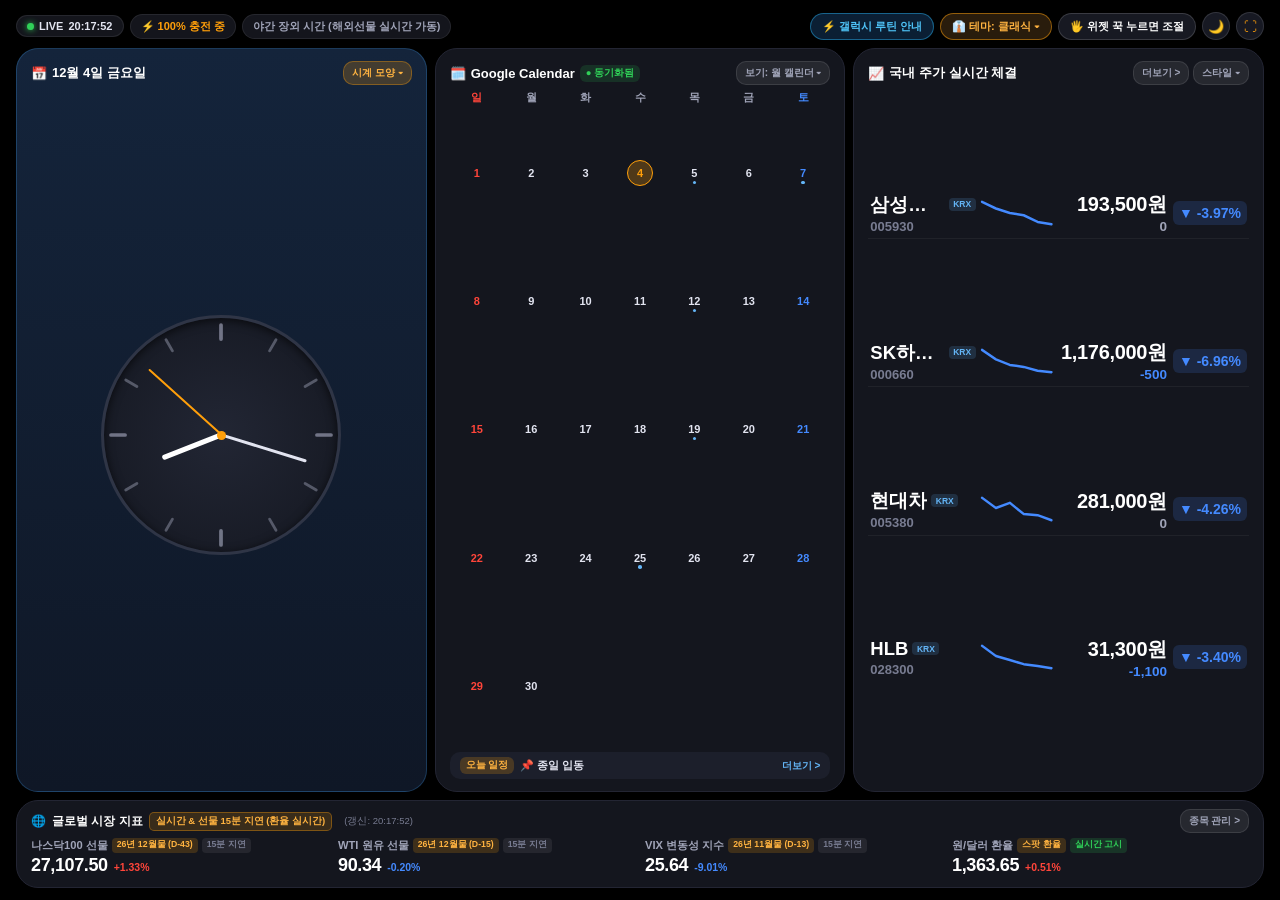
<file: index.html>
<!DOCTYPE html>
<html lang="ko">
<head>
  <meta charset="UTF-8">
  <meta name="viewport" content="width=device-width, initial-scale=1.0, maximum-scale=1.0, user-scalable=no">
  <title>Galaxy Stock StandBy - One UI 9 & 실시간 주가/거래소</title>
  <link rel="manifest" href="manifest.json">
  <meta name="mobile-web-app-capable" content="yes">
  <meta name="apple-mobile-web-app-capable" content="yes">
  <meta name="apple-mobile-web-app-status-bar-style" content="black-translucent">
  
  <!-- Threads & SNS 링크 미리보기 (Open Graph) 메타태그 -->
  <meta property="og:title" content="Galaxy Stock StandBy - 충전할 때 켜지는 주가 & 스마트 시계">
  <meta property="og:description" content="앱 설치 없이 바로 체험해보세요! 실시간 국내 주가(KRX & 대체거래소 NXT), 해외선물 지수, 구글 캘린더 연동 스탠바이 대기화면">
  <meta property="og:image" content="icon.jpg">
  <meta property="og:type" content="website">
  <meta name="twitter:card" content="summary_large_image">
  
  <link rel="stylesheet" href="styles.css">
</head>
<body class="ratio-device" oncontextmenu="return false;" onselectstart="return false;" ondragstart="return false;">
  <!-- 모바일 세로 모드 진입 시 가로 회전 유도 오버레이 -->
  <div id="portrait-rotate-guide">
    <div class="rotate-icon-anim">📱</div>
    <div class="rotate-title">스마트폰을 가로로 돌려주세요!</div>
    <div class="rotate-desc">
      충전 거치대 스탠바이 화면을 실제처럼 보려면<br>
      스마트폰의 <strong>[자동 회전]</strong>을 켜고 가로로 돌려보세요.
    </div>
    <button class="btn-dismiss-rotate" onclick="document.getElementById('portrait-rotate-guide').style.display='none'">
      세로로 계속 보기 ➔
    </button>
  </div>

  <div id="device-wrapper">
    <div id="standby-container">
      
      <!-- 상단 One UI 9.0 스타일 상태 & 툴바 -->
      <header class="top-bar">
        <div class="top-left-status">
          <span class="oneui-badge live">
            <span class="live-dot"></span>
            LIVE <span id="last-sync-time">12:24:46</span>
          </span>
          <span class="oneui-badge charge" id="battery-status-badge">⚡ 71% 배터리</span>
          <span id="market-session-badge" class="oneui-badge market-status">
            주말 휴장 (대체거래소/KRX 휴장)
          </span>
        </div>

        <div class="top-right-tools">
          <button id="routine-guide-btn" class="oneui-pill-btn blue">
            ⚡ 갤럭시 루틴 안내
          </button>
          <button id="theme-preset-btn" class="oneui-pill-btn amber">
            👔 테마: 클래식 ▾
          </button>
          <button id="toggle-edit-mode-btn" class="oneui-pill-btn edit-btn">
            🖐️ 위젯 꾹 누르면 조절
          </button>
          <button id="night-btn" class="oneui-icon-btn" title="야간 모드">
            🌙
          </button>
          <button id="fullscreen-btn" class="oneui-icon-btn" title="전체화면">
            ⛶
          </button>
        </div>
      </header>

      <!-- 편집 모드 퀵 액션 바 (APK EditQuickActionsBar 100% 동일) -->
      <div id="edit-mode-quick-bar" class="edit-quick-bar hidden">
        <span class="quick-tip">💡 분할선을 드래그하여 위젯의 가로폭과 하단 바 높이를 자유롭게 조절하세요. (글자/차트 크기는 자동 조절됩니다)</span>
        <div class="quick-actions">
          <button id="btn-swap-lr" class="oneui-pill-btn small">좌우 반전 ⇄</button>
          <button id="btn-reset-layout" class="oneui-pill-btn small">↺ 초기화</button>
          <button id="btn-edit-done" class="oneui-pill-btn small done">✓ 조절 완료</button>
        </div>
      </div>

      <!-- 메인 3컬럼 클래식 카드 레이아웃 -->
      <main id="main-content-area" class="main-content-layout">
        
        <!-- 상단 3개 카드 영역: [시계] | 분할선1 | [구글 캘린더] | 분할선2 | [국내 주가] -->
        <section id="upper-cards-zone" class="upper-cards-row">
          
          <!-- 1. 좌측 시계 카드 -->
          <div id="card-clock" class="standby-card card-clock">
            <div class="card-header">
              <div class="card-header-left">
                <span class="card-icon" id="clock-cal-icon">📅</span>
                <span class="card-title-text" id="clock-date-header">11월 7일 토요일</span>
              </div>
              <button class="card-chip-btn clock-amber-chip" id="clock-style-toggle">시계 모양 ▾</button>
            </div>

            <!-- 시계 페이스 컨테이너 -->
            <div class="card-body clock-body-centered" id="classic-clock-body">
              <!-- 1) 볼드 디지털 -->
              <div id="clock-view-digital" class="clock-face-wrap hidden">
                <div class="digital-clock-time" id="digital-clock-box">
                  <span id="h-dyn">12</span><span class="colon">:</span><span id="m-dyn">24</span><span class="seconds" id="s-dyn">46</span>
                </div>
              </div>

              <!-- 2) 스택형 수직 2단 시계 -->
              <div id="clock-view-stacked" class="clock-face-wrap hidden">
                <div class="stacked-digits" id="stacked-clock-box">
                  <div class="stacked-hours" id="st-h-dyn">12</div>
                  <div class="stacked-mins" id="st-m-dyn">24</div>
                </div>
              </div>

              <!-- 3) 클래식 크로노 아날로그 시계 (기본 표시 - APK MinimalAnalogClock 12눈금 완벽 구현) -->
              <div id="clock-view-analog" class="clock-face-wrap">
                <div class="analog-dial-box">
                  <div class="analog-dial" id="analog-dial-el">
                    <svg class="analog-ticks-svg" viewBox="0 0 100 100">
                      <line x1="50" y1="3" x2="50" y2="9" stroke="rgba(160,164,184,0.65)" stroke-width="1.6" stroke-linecap="round"/>
                      <line x1="50" y1="3" x2="50" y2="8.5" stroke="rgba(160,164,184,0.45)" stroke-width="1.2" stroke-linecap="round" transform="rotate(30 50 50)"/>
                      <line x1="50" y1="3" x2="50" y2="8.5" stroke="rgba(160,164,184,0.45)" stroke-width="1.2" stroke-linecap="round" transform="rotate(60 50 50)"/>
                      <line x1="50" y1="3" x2="50" y2="9" stroke="rgba(160,164,184,0.65)" stroke-width="1.6" stroke-linecap="round" transform="rotate(90 50 50)"/>
                      <line x1="50" y1="3" x2="50" y2="8.5" stroke="rgba(160,164,184,0.45)" stroke-width="1.2" stroke-linecap="round" transform="rotate(120 50 50)"/>
                      <line x1="50" y1="3" x2="50" y2="8.5" stroke="rgba(160,164,184,0.45)" stroke-width="1.2" stroke-linecap="round" transform="rotate(150 50 50)"/>
                      <line x1="50" y1="3" x2="50" y2="9" stroke="rgba(160,164,184,0.65)" stroke-width="1.6" stroke-linecap="round" transform="rotate(180 50 50)"/>
                      <line x1="50" y1="3" x2="50" y2="8.5" stroke="rgba(160,164,184,0.45)" stroke-width="1.2" stroke-linecap="round" transform="rotate(210 50 50)"/>
                      <line x1="50" y1="3" x2="50" y2="8.5" stroke="rgba(160,164,184,0.45)" stroke-width="1.2" stroke-linecap="round" transform="rotate(240 50 50)"/>
                      <line x1="50" y1="3" x2="50" y2="9" stroke="rgba(160,164,184,0.65)" stroke-width="1.6" stroke-linecap="round" transform="rotate(270 50 50)"/>
                      <line x1="50" y1="3" x2="50" y2="8.5" stroke="rgba(160,164,184,0.45)" stroke-width="1.2" stroke-linecap="round" transform="rotate(300 50 50)"/>
                      <line x1="50" y1="3" x2="50" y2="8.5" stroke="rgba(160,164,184,0.45)" stroke-width="1.2" stroke-linecap="round" transform="rotate(330 50 50)"/>
                    </svg>
                    <div class="dial-hand hand-h" id="a-h-dyn"></div>
                    <div class="dial-hand hand-m" id="a-m-dyn"></div>
                    <div class="dial-hand hand-s" id="a-s-dyn"></div>
                    <div class="dial-center-dot"></div>
                  </div>
                </div>
              </div>

              <!-- 4) 레트로 플립 시계 -->
              <div id="clock-view-flip" class="clock-face-wrap hidden">
                <div class="flip-clock-row" id="flip-clock-box">
                  <div class="flip-unit" id="f-h-dyn">12</div>
                  <div class="flip-colon" id="f-colon-dyn">:</div>
                  <div class="flip-unit" id="f-m-dyn">24</div>
                </div>
              </div>

              <!-- 5) 사이버 터미널 시계 -->
              <div id="clock-view-terminal" class="clock-face-wrap hidden">
                <div class="terminal-text" id="terminal-clock-box">
                  <div>&gt; TIME: <span class="term-green" id="term-time-dyn">12:24:46</span></div>
                  <div>&gt; DATE: <span class="term-cyan" id="term-date-dyn">2026-11-07 SAT</span></div>
                  <div>&gt; ATS: <span class="term-amber">KRX/NXT_SYNC</span></div>
                </div>
              </div>
            </div>
          </div>

          <!-- 1번 수직 분할선 (시계 vs 캘린더) -->
          <div class="touch-splitter vertical-splitter" id="splitter-v1">
            <div class="splitter-handle"></div>
          </div>

          <!-- 2. 중앙 구글 캘린더 카드 -->
          <div id="card-calendar" class="standby-card card-calendar">
            <div class="card-header">
              <div class="card-header-left">
                <span class="card-icon">🗓️</span>
                <span class="card-title-text">Google Calendar</span>
                <span class="sync-badge">● 동기화됨</span>
              </div>
              <button class="card-chip-btn" id="cal-view-toggle">보기: 월 캘린더 ▾</button>
            </div>

            <!-- 캘린더 본체 -->
            <div class="card-body cal-card-body">
              <!-- [뷰 1] 월 캘린더 그리드 -->
              <div id="cal-view-month" class="cal-view-pane">
                <div class="cal-days-header">
                  <span class="day-sun">일</span>
                  <span>월</span>
                  <span>화</span>
                  <span>수</span>
                  <span>목</span>
                  <span>금</span>
                  <span class="day-sat">토</span>
                </div>
                <div class="cal-month-grid" id="cal-month-days-container">
                  <!-- JS에서 1일~30일 동적 생성 -->
                </div>
                <div class="cal-today-summary-bar" id="open-cal-detail-btn-1">
                  <span class="summary-label">오늘 일정</span>
                  <span class="summary-text" id="cal-today-summary-text">📌 종일 입동</span>
                  <span class="summary-more">더보기 &gt;</span>
                </div>
              </div>

              <!-- [뷰 2] 일정 목록 타임라인 -->
              <div id="cal-view-agenda" class="cal-view-pane hidden">
                <div class="agenda-subtitle" id="agenda-date-subtitle">오늘의 일정 (11월 7일 토요일)</div>
                <div class="agenda-events-list">
                  <div class="agenda-item active">
                    <span class="event-dot" style="background:#4285f4;"></span>
                    <span class="event-time">종일</span>
                    <span class="event-title">입동 (절기)</span>
                  </div>
                  <div class="agenda-item">
                    <span class="event-dot" style="background:#34a853;"></span>
                    <span class="event-time">10:00 - 11:30</span>
                    <span class="event-title">포트폴리오 주말 정기 점검</span>
                  </div>
                  <div class="agenda-item">
                    <span class="event-dot" style="background:#fbbc05;"></span>
                    <span class="event-time">14:00 - 15:30</span>
                    <span class="event-title">글로벌 거시경제 분석 미팅</span>
                  </div>
                  <div class="agenda-item">
                    <span class="event-dot" style="background:#a142f4;"></span>
                    <span class="event-time">19:00 - 20:30</span>
                    <span class="event-title">가족 저녁 식사</span>
                  </div>
                </div>
                <div class="agenda-more-row" id="open-cal-detail-btn-2">
                  <span>더보기 &gt;</span>
                </div>
              </div>

              <!-- [뷰 3] 오늘의 요약 카드 -->
              <div id="cal-view-summary" class="cal-view-pane hidden">
                <div class="summary-hero-box">
                  <div class="hero-day-large" id="sum-day-num">07</div>
                  <div class="hero-meta-col">
                    <span class="hero-month-str" id="sum-month-str">11월 7일</span>
                    <span class="hero-day-str" id="sum-day-str">토요일</span>
                  </div>
                </div>
                <div class="summary-upcoming-box" id="open-cal-detail-btn-3">
                  <div class="upcoming-tag">NEXT UPCOMING</div>
                  <div class="upcoming-title">입동 (절기)</div>
                  <div class="upcoming-time">⏰ 종일</div>
                </div>
              </div>
            </div>
          </div>

          <!-- 2번 수직 분할선 (캘린더 vs 국내 주가) -->
          <div class="touch-splitter vertical-splitter" id="splitter-v2">
            <div class="splitter-handle"></div>
          </div>

          <!-- 3. 우측 국내 주가 실시간 체결 카드 -->
          <div id="card-stocks" class="standby-card card-stocks">
            <div class="card-header">
              <div class="card-header-left">
                <span class="card-icon stock-green">📈</span>
                <span class="card-title-text">국내 주가 실시간 체결</span>
              </div>
              <div class="card-header-right">
                <button class="card-chip-btn" id="open-stock-manager-btn">더보기 &gt;</button>
                <button class="card-chip-btn" id="stock-style-toggle">스타일 ▾</button>
              </div>
            </div>

            <!-- 주가 목록 본체 -->
            <div class="card-body stock-card-body">
              <!-- 스타일 1: 클래식 리스트 -->
              <div id="stock-view-classic" class="stock-list-container">
                <!-- JS 동적 생성: 삼성전자, SK하이닉스, 현대차, HLB -->
              </div>
              <!-- 스타일 2: 미니 차트 카드 -->
              <div id="stock-view-sparkline" class="stock-spark-grid hidden"></div>
              <!-- 스타일 3: 섹터 히트맵 -->
              <div id="stock-view-heatmap" class="stock-heat-grid hidden"></div>
              <!-- 스타일 4: 1등 대장주 포커스 -->
              <div id="stock-view-focus" class="stock-focus-container hidden"></div>
            </div>
          </div>

        </section>

        <!-- [디자인 2] 사이버 아크 HUD 스트림 레이아웃 (APK CyberArcLayout 100% 동일) -->
        <section id="cyber-cards-zone" class="cyber-cards-row hidden">
          <!-- 좌측 사이버 아크 원형 HUD 시계 팟 (CyberArcClockPod) -->
          <div id="cyber-clock-pod" class="cyber-clock-pod">
            <div class="cyber-pod-header">
              <span class="card-icon">📅</span>
              <span class="card-title-text" id="cyber-clock-date">11월 7일 토요일</span>
            </div>
            <div class="cyber-pod-body" id="cyber-clock-body">
              <div class="cyber-clock-center" id="cyber-clock-slot"></div>
            </div>
            <div class="cyber-pod-footer">
              <button class="card-chip-btn cyber-chip" id="cyber-clock-cycle-btn">시계 모양 변경 ▾</button>
            </div>
            <div class="cyber-curve-badge">● 미국장 프리마켓</div>
          </div>

          <!-- 사이버 분할선 -->
          <div class="touch-splitter vertical-splitter" id="splitter-cyber">
            <div class="splitter-handle"></div>
          </div>

          <!-- 우측: 상단 가로 일정 흐름 + 하단 3D 계단식 주식 선반 -->
          <div id="cyber-right-col" class="cyber-right-col">
            <!-- 상단 가로 일정 흐름 (HorizontalScheduleFlow) -->
            <div class="cyber-schedule-flow-box" id="open-cal-detail-cyber">
              <div class="flow-header">
                <span class="card-icon">🗓️</span>
                <span class="card-title-text">Google Calendar</span>
                <span class="sync-badge">● 동기화됨</span>
              </div>
              <div class="flow-items-scroll">
                <div class="flow-chip active"><span class="flow-dot blue"></span> 09:00 팀 회의</div>
                <div class="flow-chip"><span class="flow-dot green"></span> 10:30 업무 보고</div>
                <div class="flow-chip"><span class="flow-dot amber"></span> 13:00 현장 점검</div>
                <div class="flow-chip"><span class="flow-dot purple"></span> 15:00 프로젝트 회의</div>
              </div>
            </div>

            <!-- 하단 3D 계단식 주식 선반 (CyberStockShelves) -->
            <div class="cyber-shelves-box">
              <div class="shelves-header">
                <div class="card-header-left">
                  <span class="card-icon stock-green">📈</span>
                  <span class="card-title-text">국내 주가 실시간 체결</span>
                </div>
                <button class="card-chip-btn" id="cyber-stock-manager-btn">더보기 &gt;</button>
              </div>
              <div class="cyber-shelves-list" id="cyber-shelves-container">
                <!-- JS 동적 생성 -->
              </div>
            </div>
          </div>
        </section>

        <!-- 가로 분할선 (상단 3개 카드 vs 하단 지표 바) -->
        <div class="touch-splitter horizontal-splitter" id="splitter-h">
          <div class="splitter-handle"></div>
        </div>

        <!-- 하단 글로벌 시장 지표 바 (APK GlobalIndexBar 100% 동일) -->
        <section id="card-futures" class="standby-card card-futures">
          <div class="futures-header-bar">
            <div class="f-header-left">
              <span class="f-globe-icon">🌐</span>
              <span class="f-header-title">글로벌 시장 지표</span>
              <span class="f-badge orange">실시간 &amp; 선물 15분 지연 (환율 실시간)</span>
              <span class="f-badge gray">(갱신: <span id="f-sync-time">12:24:46</span>)</span>
            </div>
            <button class="card-chip-btn" id="open-futures-manager-btn">종목 관리 &gt;</button>
          </div>

          <div class="futures-items-row" id="futures-container">
            <!-- JS 동적 생성: 나스닥100선물, WTI원유선물, VIX변동성지수, 원/달러환율 -->
          </div>
        </section>

      </main>

    </div>
  </div>

  <!-- 갤럭시 루틴 충전 자동 실행 안내 모달 (APK GalaxyRoutineGuideDialog 100% 동일) -->
  <div id="routine-modal" class="oneui-modal-overlay">
    <div class="oneui-modal-card">
      <div class="modal-header">
        <h2 class="modal-title">⚡ 갤럭시 [모드 및 루틴] 충전 자동 켜짐 설정</h2>
        <button class="modal-close-btn" id="close-routine-btn">✕</button>
      </div>
      <div class="modal-body-scroll">
        <p style="color:#90CAF9; font-size:12px; line-height:1.5; margin-bottom:10px;">
          안드로이드 최신 버전(One UI 5/6)의 보안 정책으로 인해 화면이 꺼져 있을 때 앱 자동 실행이 차단될 수 있습니다.<br><br>
          삼성 갤럭시 기본 내장 기능인 <strong>[모드 및 루틴]</strong>을 사용하시면 충전기를 꽂는 즉시 0.1초 만에 화면이 켜지며 스탠바이가 100% 무조건 실행됩니다!
        </p>
        <div style="background:#1E212B; border-radius:12px; padding:12px;">
          <div style="color:#FF9F0A; font-weight:bold; font-size:13px; margin-bottom:6px;">📌 1분 초간단 설정 순서:</div>
          <p class="routine-step">1. 갤럭시 <strong>[설정] ➔ [모드 및 루틴]</strong> 열기</p>
          <p class="routine-step">2. 상단 <strong>[+] (루틴 만들기)</strong> 터치</p>
          <p class="routine-step">3. <strong>[언제 실행할까요?]</strong> ➔ '충전 상태' ➔ '충전 중' 선택</p>
          <p class="routine-step">4. <strong>[무엇을 할까요?]</strong> ➔ '애플리케이션' ➔ '앱을 열기' ➔ 'Stock StandBy' 선택</p>
          <p class="routine-step">5. 저장하면 끝! 이제 충전기를 꽂으면 언제나 즉시 켜집니다.</p>
        </div>
      </div>
      <div class="modal-footer">
        <button class="oneui-pill-btn amber full-width" id="confirm-routine-btn" style="background:#FF9F0A; color:#000; font-weight:800;">확인 완료</button>
      </div>
    </div>
  </div>

  <!-- 종목 & 해외선물 바둑판 관리 모달 (APK StockManagerDialog & GlobalIndexManagerDialog 100% 동일) -->
  <div id="stock-manager-modal" class="oneui-modal-overlay">
    <div class="oneui-modal-card wide-modal">
      <div class="modal-header">
        <div>
          <h2 class="modal-title" id="manager-modal-title">📈 종목 관리 바둑판</h2>
          <div class="modal-subtitle" id="manager-modal-subtitle">박스를 터치하면 그 자리에서 즉시 추가되거나 빠집니다</div>
        </div>
        <button class="modal-close-btn" id="close-stock-manager-btn">✕</button>
      </div>
      <div class="tab-buttons">
        <button class="tab-btn active" id="tab-stocks-btn">📈 국내 주식 바둑판 관리</button>
        <button class="tab-btn" id="tab-futures-btn">🌐 해외선물 및 글로벌 지수 관리</button>
      </div>
      <div id="tab-stocks-content" class="tab-content active">
        <div class="search-box-row">
          <input type="text" id="stock-search-input" placeholder="🔍 종목명 또는 코드 검색 (예: 카카오, 에코, 현대, 005930)">
          <button id="stock-search-clear-btn" class="oneui-pill-btn small">초기화</button>
        </div>
        <div class="manager-status-label" id="stock-grid-status-label">현재 감시 중인 종목 · 터치하면 즉시 제외됩니다</div>
        <div id="tracked-stock-list" class="manager-tile-grid cols-3"></div>
        <div class="manual-add-row">
          <input type="text" id="manual-stock-name" placeholder="직접 추가할 종목명">
          <input type="text" id="manual-stock-code" placeholder="6자리 코드 (예: 005930)">
          <button id="stock-search-btn" class="oneui-pill-btn highlight">+ 직접 추가</button>
        </div>
      </div>
      <div id="tab-futures-content" class="tab-content hidden">
        <div class="manager-status-label">타일을 터치하여 하단 지표 바에 표시할 종목을 자유롭게 넣고 빼세요</div>
        <div id="futures-selection-list" class="manager-tile-grid cols-2"></div>
      </div>
      <div class="modal-footer" style="margin-top:10px;">
        <button id="save-manager-btn" class="oneui-pill-btn highlight full-width" style="background:#30D158; color:#000; font-weight:800;">적용 완료</button>
      </div>
    </div>
  </div>

  <!-- 구글 캘린더 전체 일정 모달 다이얼로그 (CalendarDetailDialog) -->
  <div id="calendar-detail-modal" class="oneui-modal-overlay">
    <div class="oneui-modal-card">
      <div class="modal-header">
        <h2 class="modal-title">🗓️ Google Calendar 전체 일정</h2>
        <button class="modal-close-btn" id="close-cal-detail-btn">✕</button>
      </div>
      <div class="modal-body-scroll">
        <div class="cal-modal-date-title" id="cal-modal-today-title" style="color:var(--accent-amber); font-weight:bold; margin-bottom:12px;">오늘의 일정 (11월 7일 토요일)</div>
        <div class="cal-modal-events-list" style="display:flex; flex-direction:column; gap:8px;">
          <div class="modal-event-item" style="display:flex; align-items:center; gap:10px; background:#1C1E2B; padding:10px 14px; border-radius:12px;">
            <span class="event-dot" style="width:10px; height:10px; border-radius:50%; background:#4285F4; display:inline-block;"></span>
            <div class="m-event-info">
              <div class="m-event-title" style="font-size:13px; font-weight:bold; color:#fff;">09:00 팀 회의</div>
              <div class="m-event-desc" style="font-size:11px; color:#A0A4B8;">주간 포트폴리오 리밸런싱 회의</div>
            </div>
          </div>
          <div class="modal-event-item" style="display:flex; align-items:center; gap:10px; background:#1C1E2B; padding:10px 14px; border-radius:12px;">
            <span class="event-dot" style="width:10px; height:10px; border-radius:50%; background:#34A853; display:inline-block;"></span>
            <div class="m-event-info">
              <div class="m-event-title" style="font-size:13px; font-weight:bold; color:#fff;">10:30 업무 보고</div>
              <div class="m-event-desc" style="font-size:11px; color:#A0A4B8;">KRX 정규장 및 NXT 대체거래소 시세 점검</div>
            </div>
          </div>
          <div class="modal-event-item" style="display:flex; align-items:center; gap:10px; background:#1C1E2B; padding:10px 14px; border-radius:12px;">
            <span class="event-dot" style="width:10px; height:10px; border-radius:50%; background:#FF9F0A; display:inline-block;"></span>
            <div class="m-event-info">
              <div class="m-event-title" style="font-size:13px; font-weight:bold; color:#fff;">13:00 현장 점검</div>
              <div class="m-event-desc" style="font-size:11px; color:#A0A4B8;">인프라 및 실시간 스트리밍 모니터링</div>
            </div>
          </div>
          <div class="modal-event-item" style="display:flex; align-items:center; gap:10px; background:#1C1E2B; padding:10px 14px; border-radius:12px;">
            <span class="event-dot" style="width:10px; height:10px; border-radius:50%; background:#A142F4; display:inline-block;"></span>
            <div class="m-event-info">
              <div class="m-event-title" style="font-size:13px; font-weight:bold; color:#fff;">15:00 프로젝트 회의</div>
              <div class="m-event-desc" style="font-size:11px; color:#A0A4B8;">스탠바이 앱 릴리즈 및 최종 피드백</div>
            </div>
          </div>
        </div>
      </div>
      <div class="modal-footer" style="margin-top:14px;">
        <button class="oneui-pill-btn highlight full-width" id="confirm-cal-detail-btn">확인 완료</button>
      </div>
    </div>
  </div>

  <script src="app.js"></script>
</body>
</html>
</file>
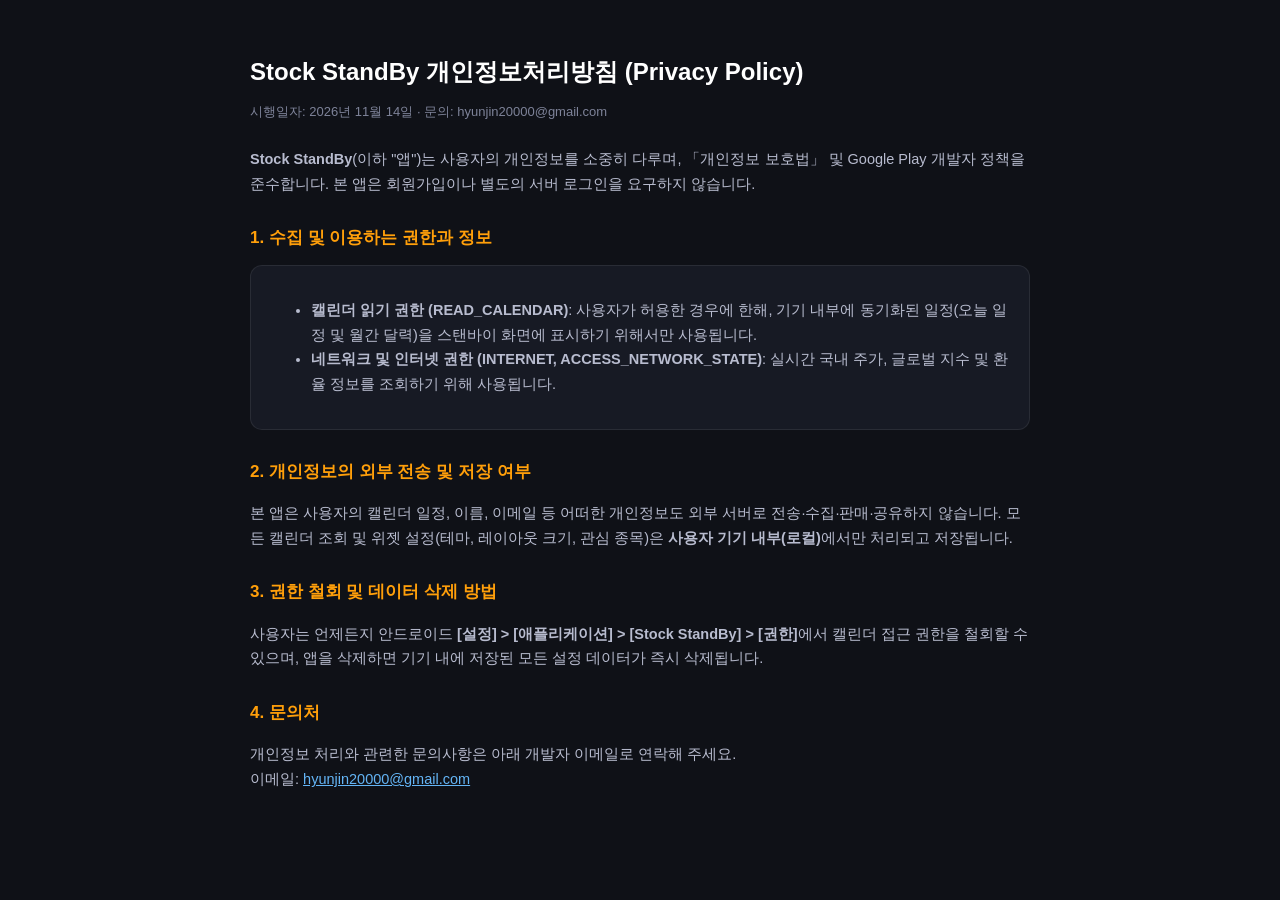
<file: privacy.html>
<!DOCTYPE html>
<html lang="ko">
<head>
  <meta charset="UTF-8">
  <meta name="viewport" content="width=device-width, initial-scale=1.0">
  <title>개인정보처리방침 - Stock StandBy</title>
  <style>
    body {
      font-family: -apple-system, BlinkMacSystemFont, "Pretendard", "Segoe UI", Roboto, sans-serif;
      background: #0f1117;
      color: #e2e4f0;
      line-height: 1.7;
      max-width: 780px;
      margin: 0 auto;
      padding: 36px 20px;
    }
    h1 { color: #ffffff; font-size: 24px; margin-bottom: 8px; }
    h2 { color: #ff9f0a; font-size: 17px; margin-top: 28px; margin-bottom: 8px; }
    p, li { color: #b8bccf; font-size: 14.5px; }
    .meta { color: #7e8399; font-size: 13px; margin-bottom: 24px; }
    .box {
      background: #171a24;
      border: 1px solid rgba(255,255,255,0.08);
      border-radius: 12px;
      padding: 16px 20px;
      margin-top: 12px;
    }
  </style>
</head>
<body>
  <h1>Stock StandBy 개인정보처리방침 (Privacy Policy)</h1>
  <div class="meta">시행일자: 2026년 11월 14일 · 문의: hyunjin20000@gmail.com</div>

  <p>
    <strong>Stock StandBy</strong>(이하 "앱")는 사용자의 개인정보를 소중히 다루며, 「개인정보 보호법」 및 Google Play 개발자 정책을 준수합니다. 본 앱은 회원가입이나 별도의 서버 로그인을 요구하지 않습니다.
  </p>

  <h2>1. 수집 및 이용하는 권한과 정보</h2>
  <div class="box">
    <ul>
      <li><strong>캘린더 읽기 권한 (READ_CALENDAR)</strong>: 사용자가 허용한 경우에 한해, 기기 내부에 동기화된 일정(오늘 일정 및 월간 달력)을 스탠바이 화면에 표시하기 위해서만 사용됩니다.</li>
      <li><strong>네트워크 및 인터넷 권한 (INTERNET, ACCESS_NETWORK_STATE)</strong>: 실시간 국내 주가, 글로벌 지수 및 환율 정보를 조회하기 위해 사용됩니다.</li>
    </ul>
  </div>

  <h2>2. 개인정보의 외부 전송 및 저장 여부</h2>
  <p>
    본 앱은 사용자의 캘린더 일정, 이름, 이메일 등 어떠한 개인정보도 외부 서버로 전송·수집·판매·공유하지 않습니다. 모든 캘린더 조회 및 위젯 설정(테마, 레이아웃 크기, 관심 종목)은 <strong>사용자 기기 내부(로컬)</strong>에서만 처리되고 저장됩니다.
  </p>

  <h2>3. 권한 철회 및 데이터 삭제 방법</h2>
  <p>
    사용자는 언제든지 안드로이드 <strong>[설정] &gt; [애플리케이션] &gt; [Stock StandBy] &gt; [권한]</strong>에서 캘린더 접근 권한을 철회할 수 있으며, 앱을 삭제하면 기기 내에 저장된 모든 설정 데이터가 즉시 삭제됩니다.
  </p>

  <h2>4. 문의처</h2>
  <p>
    개인정보 처리와 관련한 문의사항은 아래 개발자 이메일로 연락해 주세요.<br>
    이메일: <a href="mailto:hyunjin20000@gmail.com" style="color:#64b5f6;">hyunjin20000@gmail.com</a>
  </p>
</body>
</html>
</file>
<file: styles.css>
*{box-sizing:border-box;margin:0;padding:0;user-select:none;-webkit-user-select:none;}:root{--bg-color:#000000;--card-bg:#14161E;--card-border:#232533;--text-primary:#FFFFFF;--text-secondary:#A0A4B8;--text-dimmed:#62657A;--accent-amber:#FF9F0A;--accent-blue:#64B5F6;--accent-green:#30D158;--stock-red:#FF453A;--stock-blue:#448AFF;--col-clock-weight:1;--col-cal-weight:1;--col-stock-weight:1;--cyber-pod-weight:0.42;--lower-bar-height:88px;--analog-size:150px;--digital-h-size:56px;--digital-s-size:20px;--stacked-size:62px;--flip-w:68px;--flip-h:78px;--flip-font:44px;--term-font:14px;--s-name-size:13.5px;--s-code-size:10px;--s-price-size:14.5px;--s-sub-size:10px;--s-badge-size:10.5px;--s-spark-w:52px;--s-spark-h:20px;--f-val-size:18.5px;--f-rate-size:11px;--f-title-size:11px;--f-tag-size:8.5px;}.hidden{display:none !important;}html,body{background-color:var(--bg-color);color:var(--text-primary);font-family:-apple-system,BlinkMacSystemFont,"Pretendard","Segoe UI",Roboto,sans-serif;overflow:hidden;width:100vw;height:100vh;max-width:100vw;max-height:100vh;}#portrait-rotate-guide{display:none;position:fixed;top:0;left:0;width:100vw;height:100vh;background:rgba(0,0,0,0.94);backdrop-filter:blur(12px);z-index:99999;flex-direction:column;justify-content:center;align-items:center;text-align:center;padding:24px;}@media (orientation:portrait) and (max-width:820px){#portrait-rotate-guide{display:flex;}}.rotate-icon-anim{font-size:50px;animation:phoneSpin 2s infinite ease-in-out;margin-bottom:14px;}@keyframes phoneSpin{0%,20%{transform:rotate(0deg);}50%,80%{transform:rotate(-90deg);}100%{transform:rotate(0deg);}}.rotate-title{font-size:19px;font-weight:800;color:var(--accent-amber);margin-bottom:8px;}.rotate-desc{font-size:13.5px;color:var(--text-secondary);line-height:1.6;margin-bottom:20px;}.btn-dismiss-rotate{background:rgba(255,255,255,0.12);border:1px solid rgba(255,255,255,0.25);color:#fff;padding:8px 18px;border-radius:20px;font-size:12.5px;font-weight:700;cursor:pointer;}#device-wrapper{width:100vw;height:100vh;display:flex;justify-content:center;align-items:center;background-color:#000000;}#standby-container{width:100%;height:100%;background-color:#000000;display:flex;flex-direction:column;padding:10px 16px 12px 16px;gap:6px;position:relative;overflow:hidden;transition:filter 0.3s ease;}body.night-dim #standby-container{filter:brightness(0.42) contrast(1.08);}.top-bar{display:flex;justify-content:space-between;align-items:center;height:32px;flex-shrink:0;gap:8px;overflow-x:auto;scrollbar-width:none;}.top-bar::-webkit-scrollbar{display:none;}.top-left-status,.top-right-tools{display:flex;align-items:center;gap:6px;flex-shrink:0;}.oneui-badge{display:inline-flex;align-items:center;gap:5px;padding:4px 10px;border-radius:999px;font-size:11px;font-weight:600;background:#14151C;border:1px solid rgba(255,255,255,0.08);color:var(--text-secondary);white-space:nowrap;}.oneui-badge.live{color:#E2E4F0;}.live-dot{width:7px;height:7px;background-color:var(--accent-green);border-radius:50%;box-shadow:0 0 6px var(--accent-green);}.oneui-badge.charge{color:var(--accent-amber);}.oneui-badge.market-status{color:var(--text-secondary);}.oneui-pill-btn{display:inline-flex;align-items:center;justify-content:center;gap:4px;padding:5px 11px;border-radius:999px;font-size:11px;font-weight:700;cursor:pointer;white-space:nowrap;border:1px solid rgba(255,255,255,0.14);background:#171923;color:#E2E4F0;transition:all 0.15s ease;}.oneui-pill-btn:hover{filter:brightness(1.15);}.oneui-pill-btn.blue{background:rgba(13,35,58,0.9);border-color:rgba(41,182,246,0.45);color:#4FC3F7;}.oneui-pill-btn.amber{background:rgba(45,31,14,0.92);border-color:rgba(255,159,10,0.5);color:#FFB340;}.oneui-pill-btn.edit-btn{background:#171922;border-color:rgba(255,255,255,0.15);color:#FFFFFF;}.oneui-pill-btn.edit-btn.active{background:rgba(10,132,255,0.25);border-color:#0A84FF;color:#64B5F6;}.oneui-icon-btn{width:28px;height:28px;border-radius:50%;display:inline-flex;align-items:center;justify-content:center;background:#171923;border:1px solid rgba(255,255,255,0.12);color:var(--accent-amber);font-size:13px;cursor:pointer;flex-shrink:0;}.edit-quick-bar{display:flex;align-items:center;justify-content:space-between;background:#0D213A;border:1px solid rgba(10,132,255,0.55);border-radius:10px;padding:5px 12px;flex-shrink:0;gap:8px;}.quick-tip{font-size:11px;font-weight:600;color:#90CAF9;white-space:nowrap;overflow:hidden;text-overflow:ellipsis;}.quick-actions{display:flex;align-items:center;gap:6px;flex-shrink:0;}.oneui-pill-btn.small{padding:4px 10px;font-size:10.5px;border-radius:8px;background:rgba(255,255,255,0.1);}.oneui-pill-btn.small.done{background:#0A84FF;border-color:#0A84FF;color:#FFFFFF;}.main-content-layout{flex:1;min-height:0;display:flex;flex-direction:column;width:100%;}.upper-cards-row{flex:1;min-height:0;display:flex;flex-direction:row;align-items:stretch;width:100%;}.standby-card{background-color:var(--card-bg);border:1px solid var(--card-border);border-radius:22px;padding:12px 14px;display:flex;flex-direction:column;position:relative;overflow:hidden;min-width:0;min-height:0;}#standby-container.edit-mode .standby-card,#standby-container.edit-mode .cyber-clock-pod,#standby-container.edit-mode .cyber-schedule-flow-box,#standby-container.edit-mode .cyber-shelves-box{border:1.5px solid rgba(10,132,255,0.85) !important;}#card-clock{flex:var(--col-clock-weight);min-width:135px;background:linear-gradient(180deg,#14243B 0%,#0F1726 100%);border:1px solid rgba(66,165,245,0.25);}#card-calendar{flex:var(--col-cal-weight);min-width:170px;}#card-stocks{flex:var(--col-stock-weight);min-width:165px;}.card-header{display:flex;justify-content:space-between;align-items:center;gap:6px;flex-shrink:0;margin-bottom:6px;min-width:0;white-space:nowrap;}.card-header-left{display:flex;align-items:center;gap:5px;min-width:0;flex:1;overflow:hidden;white-space:nowrap;}.card-header-right{display:flex;align-items:center;gap:4px;flex-shrink:0;white-space:nowrap;}.card-icon{font-size:13px;flex-shrink:0;}.card-title-text{font-size:13px;font-weight:800;color:#FFFFFF;white-space:nowrap;overflow:hidden;text-overflow:ellipsis;}.sync-badge{display:inline-flex;align-items:center;padding:2px 6px;border-radius:6px;background:rgba(48,209,88,0.14);color:var(--accent-green);font-size:9.5px;font-weight:700;white-space:nowrap;flex-shrink:0;}.card-chip-btn{background:rgba(255,255,255,0.08);border:1px solid rgba(255,255,255,0.1);color:var(--text-secondary);padding:4px 8px;border-radius:10px;font-size:10px;font-weight:700;cursor:pointer;white-space:nowrap;flex-shrink:0;transition:background 0.15s;}.card-chip-btn:hover{background:rgba(255,255,255,0.15);color:#FFFFFF;}.card-chip-btn.clock-amber-chip{background:rgba(255,159,10,0.2);border:1px solid rgba(255,159,10,0.35);color:#FFB340;}.card-body{flex:1;min-height:0;min-width:0;display:flex;flex-direction:column;position:relative;}.clock-body-centered{justify-content:center;align-items:center;width:100%;height:100%;}.clock-face-wrap{width:100%;height:100%;display:flex;justify-content:center;align-items:center;}.analog-dial-box{width:100%;height:100%;display:flex;justify-content:center;align-items:center;}.analog-dial{width:var(--analog-size,150px);height:var(--analog-size,150px);border-radius:50%;background:radial-gradient(circle at center,#222634 0%,#141720 100%);border:3px solid #2F3546;position:relative;display:flex;justify-content:center;align-items:center;flex-shrink:0;box-shadow:inset 0 2px 10px rgba(0,0,0,0.65);}.analog-ticks-svg{position:absolute;inset:0;width:100%;height:100%;pointer-events:none;}.dial-hand{position:absolute;bottom:50%;left:50%;transform-origin:50% 100%;border-radius:4px;}.hand-h{width:4.5px;height:27%;margin-left:-2.25px;background-color:#FFFFFF;z-index:2;}.hand-m{width:3px;height:38%;margin-left:-1.5px;background-color:#E2E4F0;z-index:3;}.hand-s{width:1.5px;height:42%;margin-left:-0.75px;background-color:var(--accent-amber);z-index:4;}.dial-center-dot{width:9px;height:9px;border-radius:50%;background-color:var(--accent-amber);position:absolute;z-index:5;}.digital-clock-time{display:flex;align-items:baseline;justify-content:center;font-weight:800;letter-spacing:-1.5px;color:#FFFFFF;font-size:var(--digital-h-size,56px);line-height:1;white-space:nowrap;}.digital-clock-time .colon{color:var(--accent-amber);margin:0 2px;}.digital-clock-time .seconds{font-size:var(--digital-s-size,20px);font-weight:600;color:var(--text-secondary);margin-left:4px;letter-spacing:0;}.stacked-digits{display:flex;flex-direction:column;align-items:center;justify-content:center;line-height:0.88;font-weight:900;font-size:var(--stacked-size,62px);}.stacked-hours{color:#FFFFFF;}.stacked-mins{color:#64B5F6;}.flip-clock-row{display:flex;align-items:center;justify-content:center;gap:6px;}.flip-unit{width:var(--flip-w,68px);height:var(--flip-h,78px);background:#20232E;border:1.5px solid rgba(255,255,255,0.14);border-radius:12px;display:flex;align-items:center;justify-content:center;font-size:var(--flip-font,44px);font-weight:800;color:#FFFFFF;position:relative;box-shadow:0 4px 10px rgba(0,0,0,0.45);}.flip-unit::after{content:"";position:absolute;left:0;right:0;top:50%;height:1.5px;background:rgba(0,0,0,0.65);}.flip-colon{font-size:calc(var(--flip-font,44px) * 0.65);font-weight:800;color:var(--text-secondary);}.terminal-text{background:#0D0F14;border:1px solid rgba(48,209,88,0.4);border-radius:12px;padding:12px 14px;font-family:"Consolas","Courier New",monospace;font-size:var(--term-font,13.5px);line-height:1.65;color:#A0A4B8;width:92%;max-width:260px;}.term-green{color:#30D158;font-weight:700;}.term-cyan{color:#64D2FF;font-weight:700;}.term-amber{color:#FF9F0A;font-weight:700;}.cal-card-body{justify-content:space-between;}.cal-view-pane{width:100%;height:100%;display:flex;flex-direction:column;justify-content:space-between;min-height:0;}.cal-days-header{display:grid;grid-template-columns:repeat(7,1fr);text-align:center;font-size:10.5px;font-weight:700;color:var(--text-secondary);margin-bottom:2px;flex-shrink:0;}.cal-days-header .day-sun{color:var(--stock-red);}.cal-days-header .day-sat{color:var(--stock-blue);}.cal-month-grid{flex:1;min-height:0;display:grid;grid-template-columns:repeat(7,1fr);grid-template-rows:repeat(5,1fr);align-items:center;justify-items:center;margin:2px 0;}.cal-day-cell{width:26px;height:26px;max-width:100%;max-height:100%;border-radius:50%;display:flex;flex-direction:column;align-items:center;justify-content:center;font-size:11px;font-weight:600;color:#E2E4F0;position:relative;cursor:pointer;}.cal-day-cell.sun{color:var(--stock-red);}.cal-day-cell.sat{color:var(--stock-blue);}.cal-day-cell.today{background:rgba(255,159,10,0.25);border:1.5px solid var(--accent-amber);color:var(--accent-amber);font-weight:800;}.cal-day-dot{width:3.5px;height:3.5px;border-radius:50%;background:#64B5F6;position:absolute;bottom:2px;}.cal-today-summary-bar{display:flex;align-items:center;justify-content:space-between;gap:6px;background:#1C1F2B;border-radius:10px;padding:5px 10px;flex-shrink:0;cursor:pointer;white-space:nowrap;}.summary-label{background:rgba(255,159,10,0.2);color:#FFB340;font-size:9.5px;font-weight:800;padding:2px 6px;border-radius:6px;flex-shrink:0;}.summary-text{flex:1;font-size:11px;font-weight:600;color:#E2E4F0;overflow:hidden;text-overflow:ellipsis;white-space:nowrap;}.summary-more{font-size:10px;font-weight:700;color:#64B5F6;flex-shrink:0;}.agenda-subtitle{font-size:11px;font-weight:700;color:var(--accent-amber);margin-bottom:6px;flex-shrink:0;}.agenda-events-list{flex:1;min-height:0;overflow-y:auto;display:flex;flex-direction:column;gap:5px;}.agenda-item{display:flex;align-items:center;gap:7px;background:#1B1E2A;padding:6px 10px;border-radius:9px;font-size:11px;white-space:nowrap;}.event-dot{width:7px;height:7px;border-radius:50%;flex-shrink:0;}.event-time{color:var(--text-secondary);font-size:10px;font-weight:600;flex-shrink:0;}.event-title{color:#FFFFFF;font-weight:600;overflow:hidden;text-overflow:ellipsis;}.agenda-more-row{text-align:right;font-size:10.5px;font-weight:700;color:#64B5F6;padding-top:4px;cursor:pointer;flex-shrink:0;}.summary-hero-box{display:flex;align-items:center;gap:12px;margin:auto 0;}.hero-day-large{font-size:44px;font-weight:900;color:var(--accent-amber);line-height:1;}.hero-meta-col{display:flex;flex-direction:column;gap:2px;}.hero-month-str{font-size:15px;font-weight:800;color:#FFFFFF;}.hero-day-str{font-size:12px;color:var(--text-secondary);}.summary-upcoming-box{background:#1B1E2A;border:1px solid rgba(255,255,255,0.08);border-radius:12px;padding:10px 12px;cursor:pointer;}.upcoming-tag{font-size:9px;font-weight:800;color:#64B5F6;margin-bottom:3px;}.upcoming-title{font-size:13px;font-weight:800;color:#FFFFFF;}.upcoming-time{font-size:10.5px;color:var(--text-secondary);margin-top:2px;}.stock-card-body{overflow:hidden;}.stock-list-container{width:100%;height:100%;display:flex;flex-direction:column;justify-content:space-evenly;overflow-y:auto;scrollbar-width:none;}.stock-list-container::-webkit-scrollbar{display:none;}.stock-item-row{display:flex;align-items:center;justify-content:space-between;gap:6px;padding:4px 2px;border-bottom:1px solid rgba(255,255,255,0.05);width:100%;min-width:0;}.stock-item-row:last-child{border-bottom:none;}.s-col-info{flex:1.15;min-width:0;display:flex;flex-direction:column;justify-content:center;gap:2px;}.s-name-row{display:flex;align-items:center;gap:4px;min-width:0;white-space:nowrap;}.s-name{font-size:var(--s-name-size,13.5px);font-weight:800;color:#FFFFFF;white-space:nowrap;overflow:hidden;text-overflow:ellipsis;}.s-market-badge{font-size:8.5px;font-weight:700;padding:1.5px 4.5px;border-radius:4px;background:rgba(100,181,246,0.16);color:#64B5F6;flex-shrink:0;}.s-market-badge.nxt{background:rgba(48,209,88,0.16);color:#30D158;}.s-code{font-size:var(--s-code-size,10px);color:#787C91;font-weight:600;white-space:nowrap;}.s-col-spark{width:var(--s-spark-w,52px);height:var(--s-spark-h,20px);flex-shrink:0;display:flex;align-items:center;justify-content:center;}.spark-svg{width:100%;height:100%;overflow:visible;}.s-col-price{flex:1.2;min-width:0;display:flex;flex-direction:column;align-items:flex-end;justify-content:center;gap:1px;}.s-price{font-size:var(--s-price-size,14.5px);font-weight:800;color:#FFFFFF;white-space:nowrap;letter-spacing:-0.3px;}.s-change{font-size:var(--s-sub-size,10px);font-weight:700;white-space:nowrap;}.s-change.up{color:var(--stock-red);}.s-change.down{color:var(--stock-blue);}.s-change.flat{color:var(--text-secondary);}.s-col-badge{flex-shrink:0;display:flex;align-items:center;justify-content:flex-end;}.s-rate-badge{display:inline-flex;align-items:center;justify-content:center;padding:4px 6px;border-radius:6px;font-size:var(--s-badge-size,10.5px);font-weight:700;white-space:nowrap;min-width:52px;text-align:center;}.s-rate-badge.up{background:rgba(255,69,58,0.16);color:var(--stock-red);}.s-rate-badge.down{background:rgba(68,138,255,0.16);color:var(--stock-blue);}.s-rate-badge.flat{background:rgba(255,255,255,0.08);color:#A0A4B8;}.stock-item-row.narrow-row{flex-direction:column;align-items:stretch;justify-content:center;gap:3px;padding:5px 2px;}.s-narrow-top,.s-narrow-bottom{display:flex;align-items:center;justify-content:space-between;width:100%;gap:4px;white-space:nowrap;}.stock-spark-grid{width:100%;height:100%;display:grid;grid-template-columns:repeat(2,1fr);grid-template-rows:repeat(2,1fr);gap:6px;}.spark-grid-card{background:#1B1E2A;border:1px solid rgba(255,255,255,0.06);border-radius:12px;padding:8px 10px;display:flex;flex-direction:column;justify-content:space-between;min-width:0;min-height:0;}.sg-top{display:flex;justify-content:space-between;align-items:center;gap:4px;white-space:nowrap;}.sg-name{font-size:11.5px;font-weight:800;color:#FFFFFF;overflow:hidden;text-overflow:ellipsis;}.sg-mid{flex:1;min-height:0;display:flex;align-items:center;padding:4px 0;}.sg-price{font-size:13px;font-weight:800;color:#FFFFFF;white-space:nowrap;}.stock-heat-grid{width:100%;height:100%;display:grid;grid-template-columns:repeat(2,1fr);grid-template-rows:repeat(2,1fr);gap:6px;}.heat-tile{border-radius:12px;padding:8px;display:flex;flex-direction:column;align-items:center;justify-content:center;text-align:center;gap:2px;min-width:0;}.heat-tile.up{background:rgba(255,69,58,0.22);border:1px solid rgba(255,69,58,0.45);}.heat-tile.down{background:rgba(30,80,162,0.38);border:1px solid rgba(68,138,255,0.45);}.heat-name{font-size:12px;font-weight:800;color:#FFFFFF;white-space:nowrap;}.heat-price{font-size:13px;font-weight:900;color:#FFFFFF;white-space:nowrap;}.heat-rate{font-size:11px;font-weight:700;}.heat-tile.up .heat-rate{color:#FF6961;}.heat-tile.down .heat-rate{color:#64B5F6;}.stock-focus-container{width:100%;height:100%;display:flex;flex-direction:column;justify-content:space-between;gap:6px;}.focus-hero-card{background:#1B1E2A;border:1px solid rgba(255,255,255,0.08);border-radius:14px;padding:10px 12px;flex:1;min-height:0;display:flex;flex-direction:column;justify-content:space-between;}.focus-sub-list{display:flex;flex-direction:column;gap:3px;}.cyber-cards-row{flex:1;min-height:0;display:flex;flex-direction:row;align-items:stretch;width:100%;}.cyber-clock-pod{flex:var(--cyber-pod-weight,0.42);min-width:185px;height:100%;background:linear-gradient(90deg,#102542 0%,#151C28 65%,#12131A 100%);border:1.5px solid rgba(56,189,248,0.45);border-radius:28px 130px 130px 28px;padding:12px 20px 12px 16px;display:flex;flex-direction:column;justify-content:space-between;position:relative;overflow:hidden;}.cyber-pod-header{display:flex;align-items:center;gap:6px;z-index:2;white-space:nowrap;}.cyber-pod-body{flex:1;width:100%;height:100%;min-height:0;display:flex;align-items:center;justify-content:center;position:relative;z-index:2;}#cyber-clock-slot{width:100%;height:100%;display:flex;align-items:center;justify-content:center;}.cyber-pod-footer{display:flex;justify-content:center;z-index:2;}.card-chip-btn.cyber-chip{background:rgba(255,159,10,0.22);border:1px solid rgba(255,159,10,0.5);color:#FFB340;padding:4px 12px;border-radius:999px;}.cyber-curve-badge{position:absolute;right:-28px;top:50%;transform:translateY(-50%) rotate(90deg);background:rgba(16,185,129,0.16);border:1px solid rgba(16,185,129,0.55);color:#34D399;font-size:9px;font-weight:700;padding:2.5px 8px;border-radius:999px;white-space:nowrap;pointer-events:none;z-index:3;}.cyber-right-col{flex:calc(1 - var(--cyber-pod-weight,0.42));min-width:240px;height:100%;display:flex;flex-direction:column;gap:8px;min-height:0;}.cyber-schedule-flow-box{background:linear-gradient(90deg,#181B24 0%,#12141C 100%);border:1px solid rgba(255,255,255,0.1);border-radius:20px;padding:8px 14px;display:flex;align-items:center;gap:10px;flex-shrink:0;cursor:pointer;overflow:hidden;}.flow-header{display:flex;align-items:center;gap:6px;flex-shrink:0;white-space:nowrap;}.flow-items-scroll{display:flex;align-items:center;gap:6px;overflow-x:auto;scrollbar-width:none;flex:1;}.flow-items-scroll::-webkit-scrollbar{display:none;}.flow-chip{display:inline-flex;align-items:center;gap:5px;background:#1B1F2C;border:1px solid rgba(255,255,255,0.08);padding:4px 10px;border-radius:999px;font-size:10.5px;font-weight:600;color:#E2E4F0;white-space:nowrap;flex-shrink:0;}.flow-chip.active{background:rgba(66,133,244,0.22);border-color:rgba(66,133,244,0.6);color:#FFFFFF;}.flow-dot{width:6px;height:6px;border-radius:50%;}.flow-dot.blue{background:#4285F4;}.flow-dot.green{background:#34A853;}.flow-dot.amber{background:#FBBC05;}.flow-dot.purple{background:#A142F4;}.cyber-shelves-box{flex:1;min-height:0;display:flex;flex-direction:column;gap:5px;border-radius:16px;}.shelves-header{display:flex;justify-content:space-between;align-items:center;background:rgba(22,25,34,0.88);border-radius:12px;padding:6px 12px;flex-shrink:0;white-space:nowrap;}.cyber-shelves-list{flex:1;min-height:0;overflow-y:auto;display:flex;flex-direction:column;justify-content:flex-start;gap:5px;padding-right:2px;scrollbar-width:none;}.cyber-shelves-list::-webkit-scrollbar{display:none;}.cyber-shelf-card{background:linear-gradient(90deg,#1E222D 0%,#151821 100%);border:1px solid rgba(255,255,255,0.12);border-radius:14px 16px 16px 14px;padding:6px 12px;flex-shrink:0;}.cyber-shelf-card .stock-item-row{border-bottom:none;padding:0;}.touch-splitter{display:flex;align-items:center;justify-content:center;position:relative;flex-shrink:0;z-index:10;touch-action:none;}.vertical-splitter{width:8px;height:100%;cursor:col-resize;}.horizontal-splitter{width:100%;height:8px;cursor:row-resize;}.splitter-handle{border-radius:999px;background:transparent;transition:all 0.15s ease;}.vertical-splitter .splitter-handle{width:3px;height:36px;}.horizontal-splitter .splitter-handle{width:44px;height:3px;}#standby-container.edit-mode .vertical-splitter{width:14px;}#standby-container.edit-mode .horizontal-splitter{height:14px;}#standby-container.edit-mode .vertical-splitter::before{content:"";position:absolute;top:6px;bottom:6px;left:50%;width:2px;transform:translateX(-50%);background:rgba(10,132,255,0.55);}#standby-container.edit-mode .horizontal-splitter::before{content:"";position:absolute;left:6px;right:6px;top:50%;height:2px;transform:translateY(-50%);background:rgba(10,132,255,0.55);}#standby-container.edit-mode .vertical-splitter .splitter-handle{width:10px;height:44px;background:#0A84FF;border:1px solid #90CAF9;box-shadow:0 0 8px rgba(10,132,255,0.8);z-index:2;}#standby-container.edit-mode .horizontal-splitter .splitter-handle{width:54px;height:10px;background:#0A84FF;border:1px solid #90CAF9;box-shadow:0 0 8px rgba(10,132,255,0.8);z-index:2;}.card-futures{height:var(--lower-bar-height,88px);min-height:62px;max-height:220px;flex-shrink:0;padding:8px 14px;display:flex;flex-direction:column;justify-content:space-between;}.futures-header-bar{display:flex;justify-content:space-between;align-items:center;gap:8px;flex-shrink:0;white-space:nowrap;}.f-header-left{display:flex;align-items:center;gap:6px;min-width:0;overflow:hidden;white-space:nowrap;}.f-globe-icon{font-size:12px;}.f-header-title{font-size:12px;font-weight:800;color:#FFFFFF;}.f-badge{font-size:9.5px;font-weight:700;padding:2px 6px;border-radius:5px;}.f-badge.orange{background:rgba(255,159,10,0.16);border:1px solid rgba(255,159,10,0.35);color:#FFB340;}.f-badge.gray{color:#787C91;font-weight:500;}.futures-items-row{flex:1;min-height:0;width:100%;display:flex;flex-direction:row;align-items:center;justify-content:space-between;gap:10px;}.future-item-col{flex:1;min-width:0;display:flex;flex-direction:column;justify-content:center;gap:3px;transition:background 0.15s,padding 0.15s;}.card-futures.spacious .future-item-col{background:rgba(255,255,255,0.04);border:1px solid rgba(255,255,255,0.08);border-radius:10px;padding:7px 11px;}.f-item-top{display:flex;align-items:center;gap:4px;white-space:nowrap;overflow:hidden;}.f-item-name{font-size:var(--f-title-size,11px);font-weight:700;color:#A0A4B8;white-space:nowrap;overflow:hidden;text-overflow:ellipsis;}.f-item-tag{font-size:var(--f-tag-size,8.5px);font-weight:700;padding:1.5px 5px;border-radius:4px;background:rgba(255,159,10,0.18);color:#FFB340;flex-shrink:0;}.f-item-status{font-size:var(--f-tag-size,8.5px);font-weight:700;padding:1.5px 5px;border-radius:4px;background:rgba(255,255,255,0.07);color:#787C91;flex-shrink:0;}.f-item-status.live{background:rgba(48,209,88,0.16);color:#30D158;}.f-item-bottom{display:flex;align-items:baseline;gap:6px;white-space:nowrap;}.f-item-price{font-size:var(--f-val-size,18.5px);font-weight:800;color:#FFFFFF;line-height:1.05;letter-spacing:-0.4px;}.f-item-rate{font-size:var(--f-rate-size,11px);font-weight:700;}.f-item-rate.up{color:var(--stock-red);}.f-item-rate.down{color:var(--stock-blue);}.f-item-rate.flat{color:#A0A4B8;}.oneui-modal-overlay{display:none;position:fixed;inset:0;background:rgba(0,0,0,0.78);backdrop-filter:blur(8px);z-index:9999;justify-content:center;align-items:center;padding:16px;}.oneui-modal-overlay.show{display:flex;}.oneui-modal-card{width:100%;max-width:500px;max-height:90vh;background:#161821;border:1px solid rgba(255,255,255,0.15);border-radius:22px;padding:16px 18px;display:flex;flex-direction:column;gap:10px;overflow:hidden;}.oneui-modal-card.wide-modal{max-width:620px;}.modal-header{display:flex;justify-content:space-between;align-items:flex-start;gap:10px;}.modal-title{font-size:15px;font-weight:800;color:#FFFFFF;}.modal-subtitle{font-size:11px;color:#90CAF9;margin-top:2px;}.modal-close-btn{width:28px;height:28px;border-radius:50%;background:rgba(255,255,255,0.1);border:none;color:#FFFFFF;font-size:13px;cursor:pointer;}.modal-body-scroll{overflow-y:auto;flex:1;min-height:0;}.routine-step{font-size:12px;color:#E2E4F0;line-height:1.7;}.tab-buttons{display:flex;gap:6px;}.tab-btn{flex:1;padding:7px 10px;border-radius:10px;background:#1F222E;border:1px solid rgba(255,255,255,0.08);color:var(--text-secondary);font-size:11.5px;font-weight:700;cursor:pointer;}.tab-btn.active{background:rgba(10,132,255,0.22);border-color:#0A84FF;color:#FFFFFF;}.tab-content{display:flex;flex-direction:column;gap:8px;flex:1;min-height:0;overflow:hidden;}.search-box-row,.manual-add-row{display:flex;gap:6px;}.search-box-row input,.manual-add-row input{flex:1;background:#0E1017;border:1px solid rgba(255,255,255,0.15);border-radius:10px;padding:7px 10px;color:#FFFFFF;font-size:11.5px;}.manager-status-label{font-size:11px;font-weight:700;color:var(--accent-amber);}.manager-tile-grid{display:grid;gap:7px;overflow-y:auto;max-height:210px;padding-right:2px;}.manager-tile-grid.cols-3{grid-template-columns:repeat(3,1fr);}.manager-tile-grid.cols-2{grid-template-columns:repeat(2,1fr);}.manager-tile{background:#1C1F2B;border:1px solid rgba(255,255,255,0.1);border-radius:12px;padding:8px 10px;display:flex;justify-content:space-between;align-items:center;cursor:pointer;transition:all 0.15s;}.manager-tile.active{background:rgba(10,132,255,0.18);border-color:rgba(100,181,246,0.65);}.tile-info{display:flex;flex-direction:column;min-width:0;}.tile-name{font-size:12px;font-weight:800;color:#FFFFFF;white-space:nowrap;overflow:hidden;text-overflow:ellipsis;}.tile-code{font-size:9.5px;color:var(--text-secondary);}.tile-action-badge{font-size:10px;font-weight:800;padding:3px 6px;border-radius:6px;flex-shrink:0;}.manager-tile.active .tile-action-badge{background:rgba(255,69,58,0.2);color:#FF6961;}.manager-tile:not(.active) .tile-action-badge{background:rgba(48,209,88,0.2);color:#30D158;}.full-width{width:100%;padding:9px;font-size:12.5px;}
</file>
